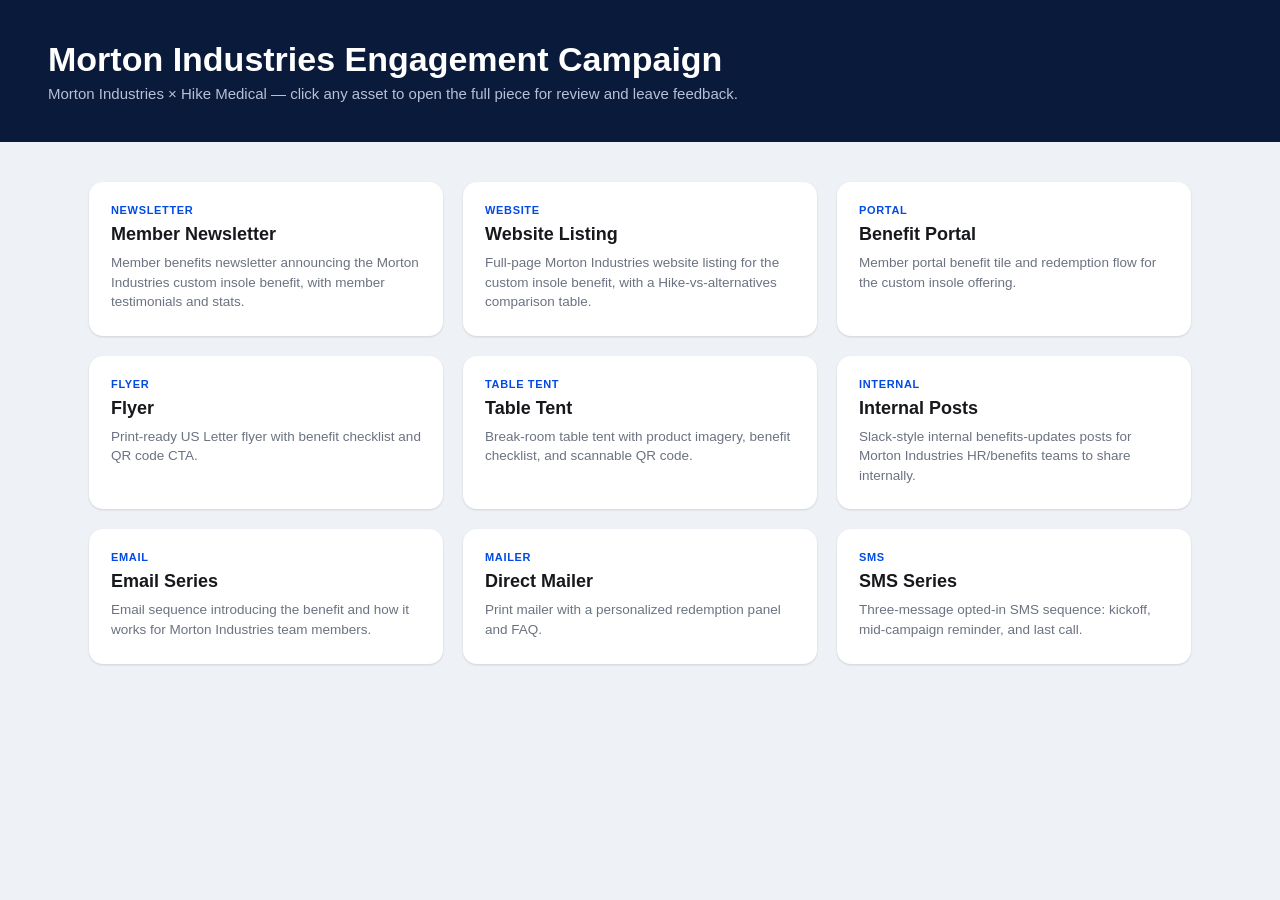
<file: index.html>
<!DOCTYPE html>
<html lang="en">
<head>
<meta charset="UTF-8">
<meta name="viewport" content="width=device-width,initial-scale=1">
<title>Morton Industries Lookbook — Hike Medical</title>
<link rel="stylesheet" href="css/style.css">
</head>
<body>

<div class="hub-header">
  <h1>Morton Industries Engagement Campaign</h1>
  <p>Morton Industries × Hike Medical — click any asset to open the full piece for review and leave feedback.</p>
</div>

<div class="grid">
  <a class="card" href="newsletter.html">
    <span class="label">Newsletter</span>
    <h3>Member Newsletter</h3>
    <p>Member benefits newsletter announcing the Morton Industries custom insole benefit, with member testimonials and stats.</p>
  </a>
  <a class="card" href="website-listing.html">
    <span class="label">Website</span>
    <h3>Website Listing</h3>
    <p>Full-page Morton Industries website listing for the custom insole benefit, with a Hike-vs-alternatives comparison table.</p>
  </a>
  <a class="card" href="benefit-portal.html">
    <span class="label">Portal</span>
    <h3>Benefit Portal</h3>
    <p>Member portal benefit tile and redemption flow for the custom insole offering.</p>
  </a>
  <a class="card" href="flyer.html">
    <span class="label">Flyer</span>
    <h3>Flyer</h3>
    <p>Print-ready US Letter flyer with benefit checklist and QR code CTA.</p>
  </a>
  <a class="card" href="table-tent.html">
    <span class="label">Table Tent</span>
    <h3>Table Tent</h3>
    <p>Break-room table tent with product imagery, benefit checklist, and scannable QR code.</p>
  </a>
  <a class="card" href="internal-posts.html">
    <span class="label">Internal</span>
    <h3>Internal Posts</h3>
    <p>Slack-style internal benefits-updates posts for Morton Industries HR/benefits teams to share internally.</p>
  </a>
  <a class="card" href="emails.html">
    <span class="label">Email</span>
    <h3>Email Series</h3>
    <p>Email sequence introducing the benefit and how it works for Morton Industries team members.</p>
  </a>
  <a class="card" href="mailer.html">
    <span class="label">Mailer</span>
    <h3>Direct Mailer</h3>
    <p>Print mailer with a personalized redemption panel and FAQ.</p>
  </a>
  <a class="card" href="sms.html">
    <span class="label">SMS</span>
    <h3>SMS Series</h3>
    <p>Three-message opted-in SMS sequence: kickoff, mid-campaign reminder, and last call.</p>
  </a>
</div>

</body>
</html>
</file>
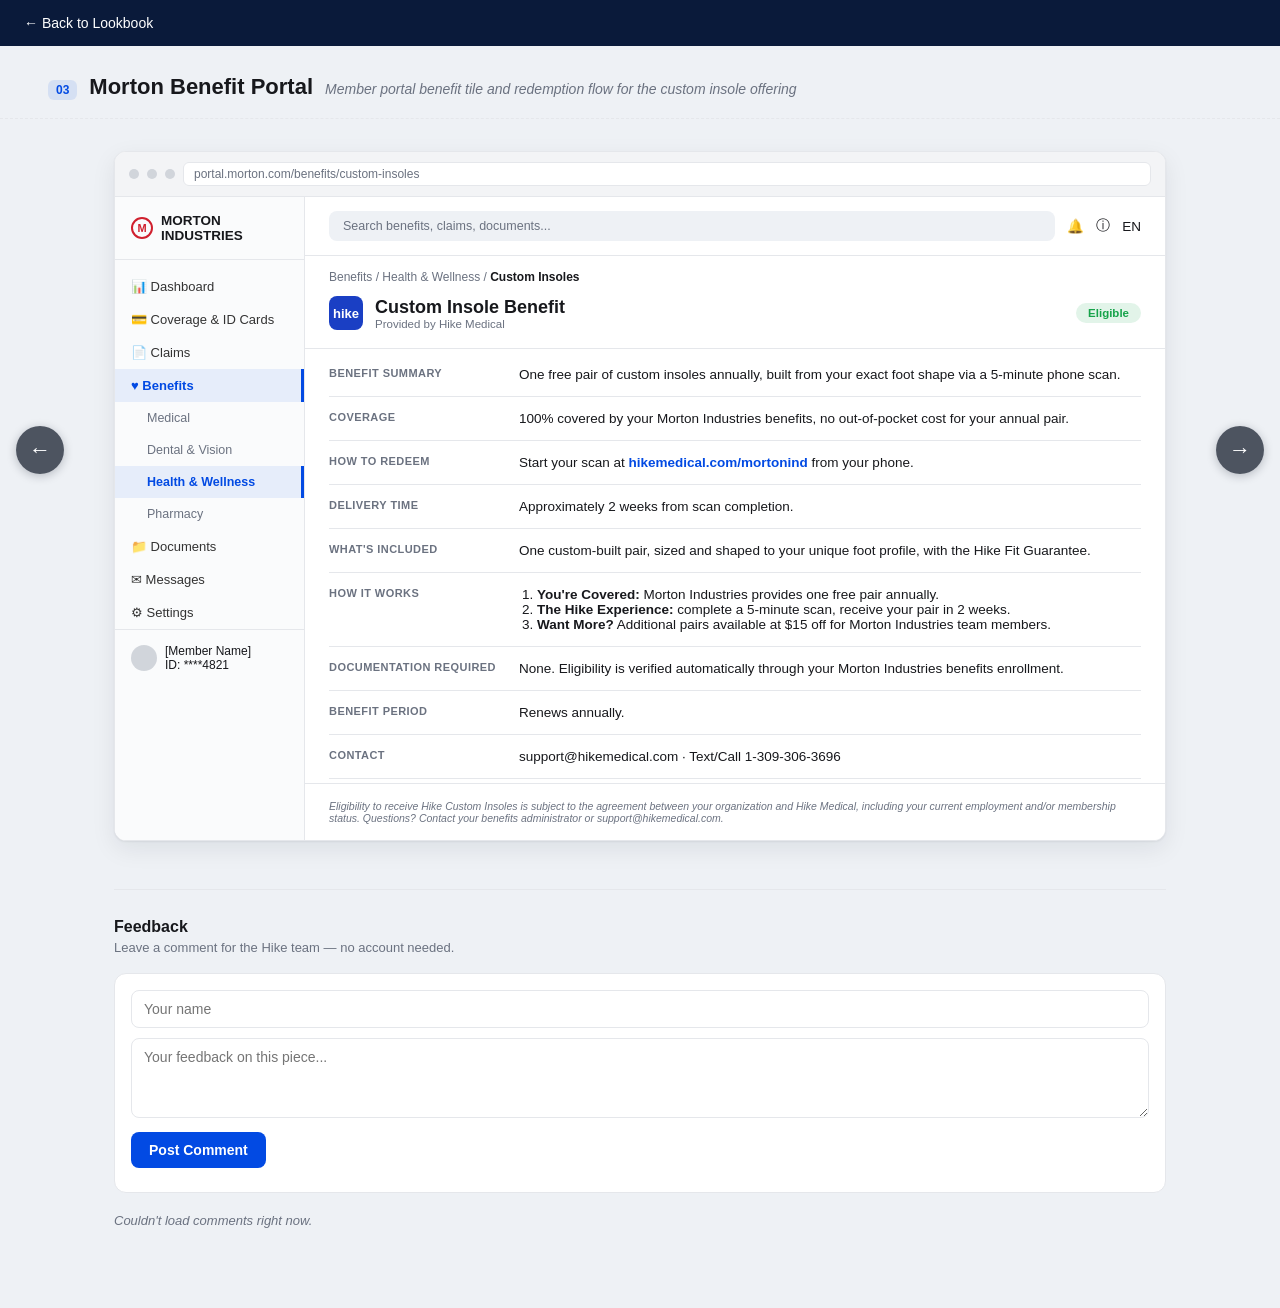
<file: benefit-portal.html>
<!DOCTYPE html>
<html lang="en">
<head>
<meta charset="UTF-8">
<meta name="viewport" content="width=device-width,initial-scale=1">
<title>Morton Industries × Hike Medical — Benefit Portal Review</title>
<link rel="stylesheet" href="css/style.css">
<style>
  .bp-page { display:flex; background:#fff; font-size:13.5px; min-height:520px; }
  .bp-side { width:190px; flex-shrink:0; background:#fafbfc; border-right:1px solid var(--border); padding:16px 0; }
  .bp-side .brand { display:flex; align-items:center; gap:8px; font-weight:800; padding: 0 16px 16px; border-bottom:1px solid var(--border); margin-bottom:10px; }
  .bp-side .brand .m-logo { display:inline-flex; align-items:center; justify-content:center; width:22px; height:22px; border-radius:50%; border:2px solid #d0202e; color:#d0202e; font-size:11px; font-weight:800; flex-shrink:0; }
  .bp-side ul { list-style:none; margin:0; padding:0; }
  .bp-side li { padding:9px 16px; font-size:13px; color:#333; display:flex; align-items:center; gap:8px; }
  .bp-side li.active { color: var(--morton-blue); font-weight:700; background:rgba(2,74,227,.08); border-right:3px solid var(--morton-blue); }
  .bp-side li.sub { padding-left:32px; font-size:12.5px; color: var(--text-gray); }
  .bp-side li.sub.active { color: var(--morton-blue); font-weight:700; }
  .bp-main { flex:1; }
  .bp-topbar { display:flex; align-items:center; gap:12px; padding:14px 24px; border-bottom:1px solid var(--border); }
  .bp-search { flex:1; background: var(--bg); border-radius:8px; padding:8px 14px; font-size:12.5px; color: var(--text-gray); }
  .bp-crumb { padding: 14px 24px 0; font-size:12px; color: var(--text-gray); }
  .bp-crumb b { color: var(--text-dark); }
  .bp-header { display:flex; align-items:center; justify-content:space-between; padding: 12px 24px 18px; border-bottom:1px solid var(--border); }
  .bp-header .left { display:flex; align-items:center; gap:12px; }
  .bp-icon { width:34px; height:34px; border-radius:8px; background:#1a3fc4; color:#fff; display:flex; align-items:center; justify-content:center; font-size:13px; font-weight:800; }
  .bp-header h2 { margin:0; font-size:18px; }
  .bp-header .by { font-size:11.5px; color: var(--text-gray); }
  .bp-tag { background:rgba(22,163,74,.12); color: #16a34a; font-weight:700; font-size:11.5px; padding:4px 12px; border-radius:20px; }
  .bp-rows { padding: 4px 24px; }
  .bp-row { display:flex; gap:20px; padding:14px 0; border-bottom:1px solid var(--border); }
  .bp-row .k { width:170px; flex-shrink:0; font-size:11px; font-weight:800; letter-spacing:.04em; color: var(--text-gray); }
  .bp-row .v { font-size:13.5px; }
  .bp-row .v ol { margin:0; padding-left:18px; }
  .bp-row .v a { color: var(--morton-blue); font-weight:700; }
  .bp-footer-user { margin-top:auto; padding:14px 16px; border-top:1px solid var(--border); display:flex; align-items:center; gap:8px; font-size:12px; }
  .bp-footer-user .av { width:26px; height:26px; border-radius:50%; background:#d1d5db; }
  .bp-disclaimer { padding: 16px 24px; font-size:10.5px; color: var(--text-gray); font-style:italic; border-top:1px solid var(--border); }
</style>
</head>
<body>

<div class="subpage-bar"><a href="index.html">← Back to Lookbook</a></div>
<div class="subpage-title">
  <span class="num">03</span>
  <h2>Morton Benefit Portal</h2>
  <span class="desc">Member portal benefit tile and redemption flow for the custom insole offering</span>
</div>

<div class="subpage-content">
  <div class="frame">
    <div class="frame-chrome"><span class="dot"></span><span class="dot"></span><span class="dot"></span><span class="url-bar">portal.morton.com/benefits/custom-insoles</span></div>
    <div class="bp-page">
      <div class="bp-side">
        <div class="brand"><span class="m-logo">M</span>MORTON<br>INDUSTRIES</div>
        <ul>
          <li>📊 Dashboard</li>
          <li>💳 Coverage & ID Cards</li>
          <li>📄 Claims</li>
          <li class="active">♥ Benefits</li>
          <li class="sub">Medical</li>
          <li class="sub">Dental & Vision</li>
          <li class="sub active">Health & Wellness</li>
          <li class="sub">Pharmacy</li>
          <li>📁 Documents</li>
          <li>✉ Messages</li>
          <li>⚙ Settings</li>
        </ul>
        <div class="bp-footer-user"><span class="av"></span> [Member Name]<br>ID: ****4821</div>
      </div>
      <div class="bp-main">
        <div class="bp-topbar"><div class="bp-search">Search benefits, claims, documents...</div><span>🔔</span><span>ⓘ</span><span>EN</span></div>
        <div class="bp-crumb">Benefits / Health & Wellness / <b>Custom Insoles</b></div>
        <div class="bp-header">
          <div class="left">
            <div class="bp-icon">hike</div>
            <div><h2>Custom Insole Benefit</h2><div class="by">Provided by Hike Medical</div></div>
          </div>
          <div class="bp-tag">Eligible</div>
        </div>
        <div class="bp-rows">
          <div class="bp-row">
            <div class="k">BENEFIT SUMMARY</div>
            <div class="v">One free pair of custom insoles annually, built from your exact foot shape via a 5-minute phone scan.</div>
          </div>
          <div class="bp-row">
            <div class="k">COVERAGE</div>
            <div class="v">100% covered by your Morton Industries benefits, no out-of-pocket cost for your annual pair.</div>
          </div>
          <div class="bp-row"><div class="k">HOW TO REDEEM</div><div class="v">Start your scan at <a>hikemedical.com/mortonind</a> from your phone.</div></div>
          <div class="bp-row"><div class="k">DELIVERY TIME</div><div class="v">Approximately 2 weeks from scan completion.</div></div>
          <div class="bp-row"><div class="k">WHAT'S INCLUDED</div><div class="v">One custom-built pair, sized and shaped to your unique foot profile, with the Hike Fit Guarantee.</div></div>
          <div class="bp-row">
            <div class="k">HOW IT WORKS</div>
            <div class="v"><ol>
              <li><b>You're Covered:</b> Morton Industries provides one free pair annually.</li>
              <li><b>The Hike Experience:</b> complete a 5-minute scan, receive your pair in 2 weeks.</li>
              <li><b>Want More?</b> Additional pairs available at $15 off for Morton Industries team members.</li>
            </ol></div>
          </div>
          <div class="bp-row"><div class="k">DOCUMENTATION REQUIRED</div><div class="v">None. Eligibility is verified automatically through your Morton Industries benefits enrollment.</div></div>
          <div class="bp-row"><div class="k">BENEFIT PERIOD</div><div class="v">Renews annually.</div></div>
          <div class="bp-row"><div class="k">CONTACT</div><div class="v">support@hikemedical.com · Text/Call 1-309-306-3696</div></div>
        </div>
        <div class="bp-disclaimer">Eligibility to receive Hike Custom Insoles is subject to the agreement between your organization and Hike Medical, including your current employment and/or membership status. Questions? Contact your benefits administrator or support@hikemedical.com.</div>
      </div>
    </div>
  </div>

  <div id="comments-root" data-page="benefit-portal"></div>
</div>

<script src="js/comments-config.js"></script>
<script src="js/comments.js"></script>
<script src="js/nav.js"></script>
</body>
</html>
</file>
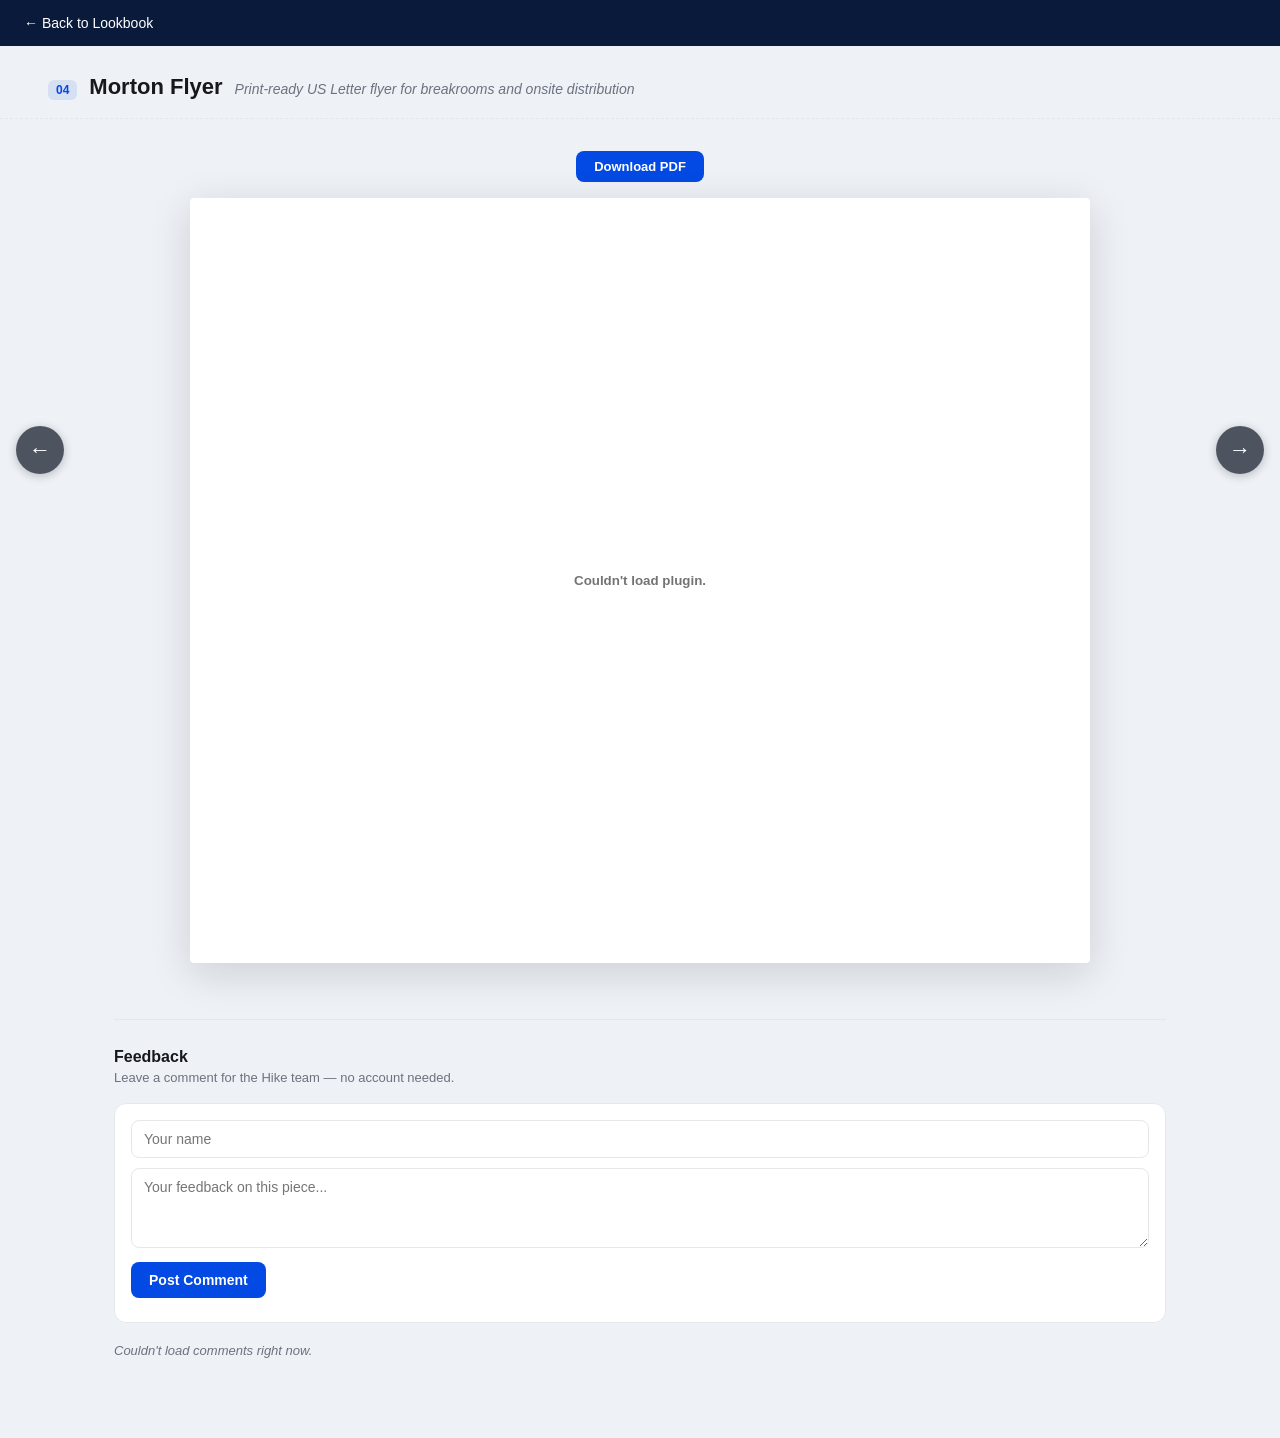
<file: flyer.html>
<!DOCTYPE html>
<html lang="en">
<head>
<meta charset="UTF-8">
<meta name="viewport" content="width=device-width,initial-scale=1">
<title>Morton Industries × Hike Medical — Flyer Review</title>
<link rel="stylesheet" href="css/style.css">
<style>
  .doc-download { text-align:center; margin-bottom: 16px; }
  .doc-download a { display:inline-block; font-size:13px; font-weight:700; color:#fff; background:var(--morton-blue); padding:8px 18px; border-radius:8px; text-decoration:none; }
  .doc-viewer-wrap { display:flex; justify-content:center; padding: 0 0 8px; }
  .doc-viewer-wrap embed { width:100%; max-width:900px; height:85vh; border:none; box-shadow:0 10px 40px rgba(16,24,40,0.15); background:#fff; border-radius:4px; }
</style>
</head>
<body>

<div class="subpage-bar"><a href="index.html">← Back to Lookbook</a></div>
<div class="subpage-title">
  <span class="num">04</span>
  <h2>Morton Flyer</h2>
  <span class="desc">Print-ready US Letter flyer for breakrooms and onsite distribution</span>
</div>

<div class="subpage-content">
  <div class="doc-download"><a href="MORTON%20FLYER.pdf" download>Download PDF</a></div>
  <div class="doc-viewer-wrap">
    <embed src="MORTON%20FLYER.pdf" type="application/pdf">
  </div>

  <div id="comments-root" data-page="flyer"></div>
</div>

<script src="js/comments-config.js"></script>
<script src="js/comments.js"></script>
<script src="js/nav.js"></script>
</body>
</html>
</file>
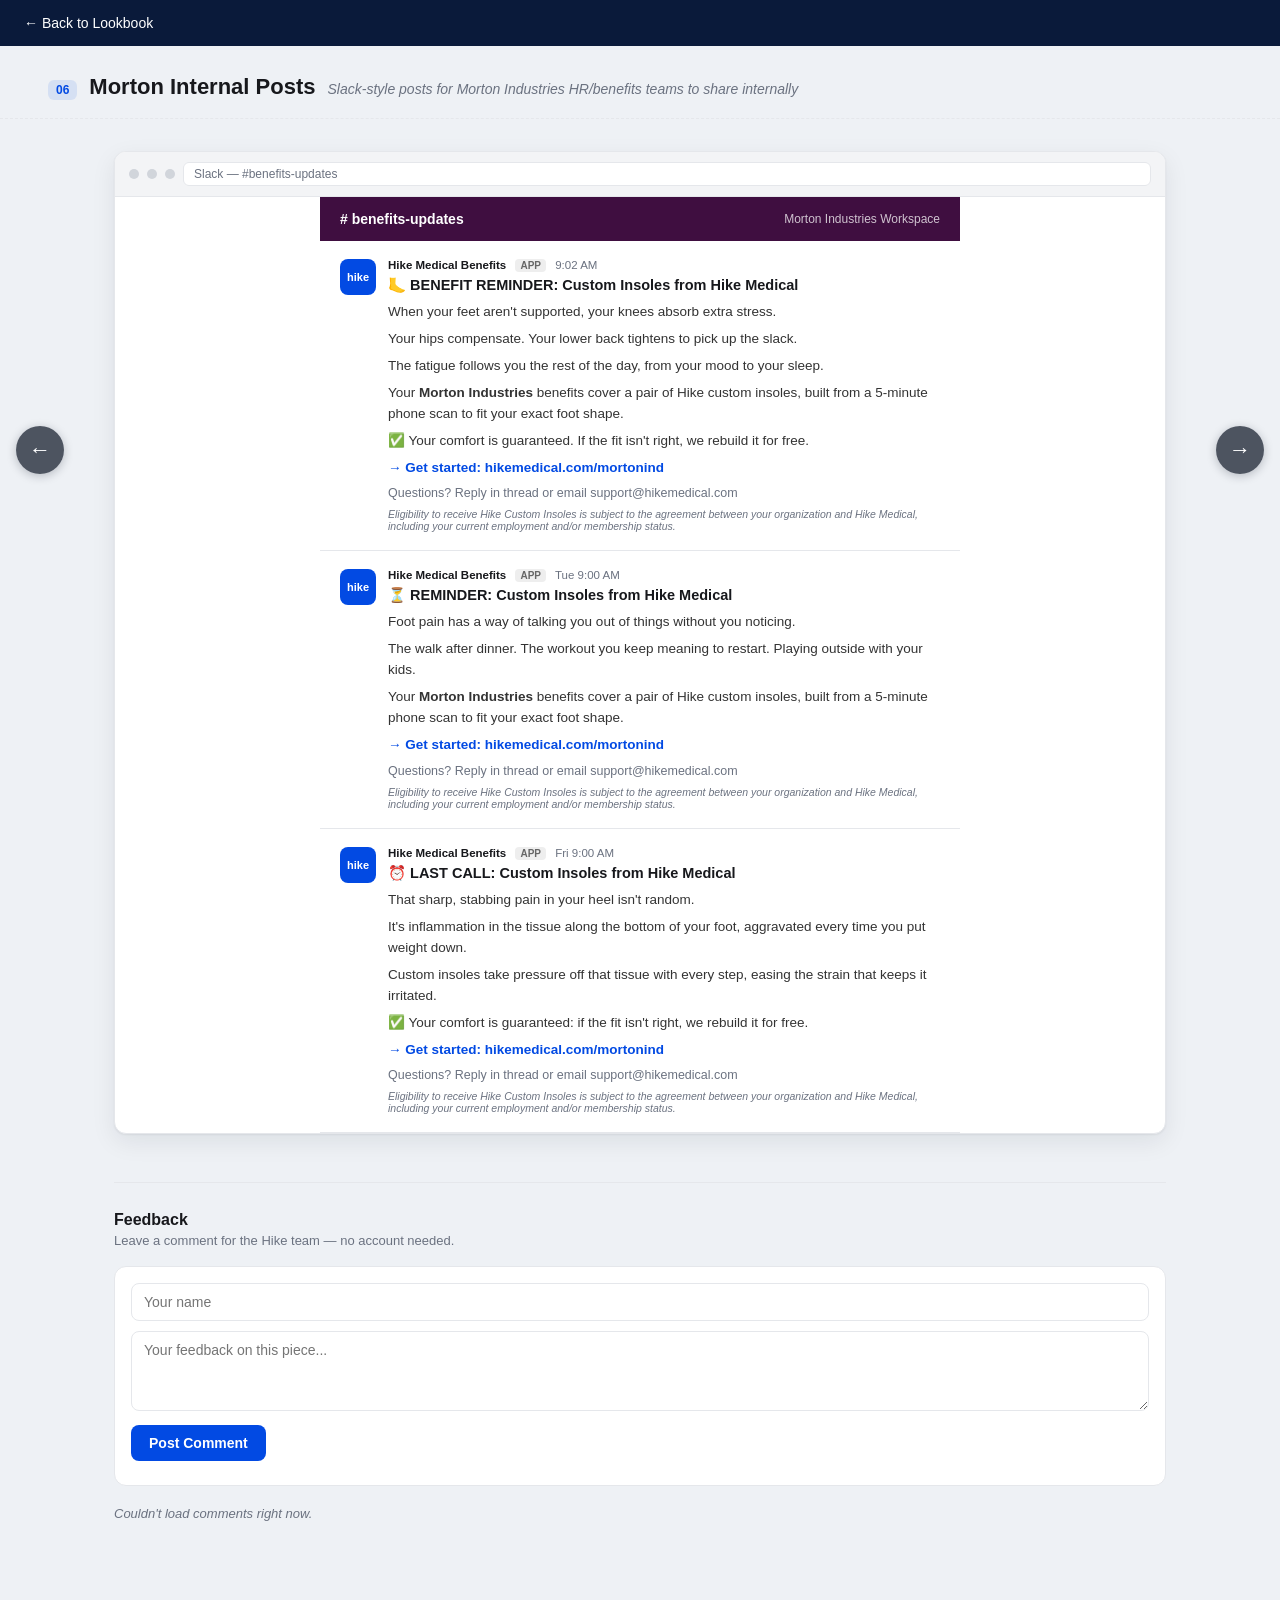
<file: internal-posts.html>
<!DOCTYPE html>
<html lang="en">
<head>
<meta charset="UTF-8">
<meta name="viewport" content="width=device-width,initial-scale=1">
<title>Morton Industries × Hike Medical — Internal Posts Review</title>
<link rel="stylesheet" href="css/style.css">
<style>
  .ip-page { max-width: 640px; margin: 0 auto; background:#fff; }
  .ip-channel { background:#3f0e40; color:#fff; padding:14px 20px; display:flex; justify-content:space-between; align-items:center; font-size:14px; font-weight:700; }
  .ip-channel span { font-weight:400; font-size:12px; opacity:.75; }
  .ip-post { padding: 18px 20px; border-bottom: 1px solid var(--border); display:flex; gap:12px; }
  .ip-avatar { width:36px; height:36px; border-radius:8px; background:var(--morton-blue); color:#fff; flex-shrink:0; display:flex; align-items:center; justify-content:center; font-size:11px; font-weight:800; }
  .ip-body { flex:1; min-width:0; }
  .ip-time { font-size: 11.5px; color: var(--text-gray); margin-bottom: 6px; }
  .ip-time b { color: var(--text-dark); font-weight:700; }
  .ip-time .tag { background:#eee; color:#666; font-size:10px; font-weight:700; padding:1px 5px; border-radius:4px; margin: 0 6px; }
  .ip-title { font-weight: 800; font-size: 14.5px; margin-bottom: 8px; }
  .ip-post p { font-size: 13.5px; line-height: 1.55; color:#333; margin: 6px 0; }
  .ip-check { color: #16a34a; font-weight: 700; }
  .ip-link { color: var(--morton-blue); font-weight: 700; font-size: 13.5px; }
  .ip-q { font-size: 12.5px; color: var(--text-gray); margin-top: 8px; }
  .ip-disclaimer { font-size: 10.5px; color: var(--text-gray); font-style: italic; margin-top: 8px; }
</style>
</head>
<body>

<div class="subpage-bar"><a href="index.html">← Back to Lookbook</a></div>
<div class="subpage-title">
  <span class="num">06</span>
  <h2>Morton Internal Posts</h2>
  <span class="desc">Slack-style posts for Morton Industries HR/benefits teams to share internally</span>
</div>

<div class="subpage-content">
  <div class="frame">
    <div class="frame-chrome"><span class="dot"></span><span class="dot"></span><span class="dot"></span><span class="url-bar">Slack — #benefits-updates</span></div>
    <div class="ip-page">
      <div class="ip-channel"># benefits-updates <span>Morton Industries Workspace</span></div>

      <div class="ip-post">
        <div class="ip-avatar">hike</div>
        <div class="ip-body">
          <div class="ip-time"><b>Hike Medical Benefits</b> <span class="tag">APP</span> 9:02 AM</div>
          <div class="ip-title">🦶 BENEFIT REMINDER: Custom Insoles from Hike Medical</div>
          <p>When your feet aren't supported, your knees absorb extra stress.</p>
          <p>Your hips compensate. Your lower back tightens to pick up the slack.</p>
          <p>The fatigue follows you the rest of the day, from your mood to your sleep.</p>
          <p>Your <b>Morton Industries</b> benefits cover a pair of Hike custom insoles, built from a 5-minute phone scan to fit your exact foot shape.</p>
          <p><span class="ip-check">✅</span> Your comfort is guaranteed. If the fit isn't right, we rebuild it for free.</p>
          <p><a class="ip-link">→ Get started: hikemedical.com/mortonind</a></p>
          <div class="ip-q">Questions? Reply in thread or email support@hikemedical.com</div>
          <div class="ip-disclaimer">Eligibility to receive Hike Custom Insoles is subject to the agreement between your organization and Hike Medical, including your current employment and/or membership status.</div>
        </div>
      </div>

      <div class="ip-post">
        <div class="ip-avatar">hike</div>
        <div class="ip-body">
          <div class="ip-time"><b>Hike Medical Benefits</b> <span class="tag">APP</span> Tue 9:00 AM</div>
          <div class="ip-title">⏳ REMINDER: Custom Insoles from Hike Medical</div>
          <p>Foot pain has a way of talking you out of things without you noticing.</p>
          <p>The walk after dinner. The workout you keep meaning to restart. Playing outside with your kids.</p>
          <p>Your <b>Morton Industries</b> benefits cover a pair of Hike custom insoles, built from a 5-minute phone scan to fit your exact foot shape.</p>
          <p><a class="ip-link">→ Get started: hikemedical.com/mortonind</a></p>
          <div class="ip-q">Questions? Reply in thread or email support@hikemedical.com</div>
          <div class="ip-disclaimer">Eligibility to receive Hike Custom Insoles is subject to the agreement between your organization and Hike Medical, including your current employment and/or membership status.</div>
        </div>
      </div>

      <div class="ip-post">
        <div class="ip-avatar">hike</div>
        <div class="ip-body">
          <div class="ip-time"><b>Hike Medical Benefits</b> <span class="tag">APP</span> Fri 9:00 AM</div>
          <div class="ip-title">⏰ LAST CALL: Custom Insoles from Hike Medical</div>
          <p>That sharp, stabbing pain in your heel isn't random.</p>
          <p>It's inflammation in the tissue along the bottom of your foot, aggravated every time you put weight down.</p>
          <p>Custom insoles take pressure off that tissue with every step, easing the strain that keeps it irritated.</p>
          <p><span class="ip-check">✅</span> Your comfort is guaranteed: if the fit isn't right, we rebuild it for free.</p>
          <p><a class="ip-link">→ Get started: hikemedical.com/mortonind</a></p>
          <div class="ip-q">Questions? Reply in thread or email support@hikemedical.com</div>
          <div class="ip-disclaimer">Eligibility to receive Hike Custom Insoles is subject to the agreement between your organization and Hike Medical, including your current employment and/or membership status.</div>
        </div>
      </div>
    </div>
  </div>

  <div id="comments-root" data-page="internal-posts"></div>
</div>

<script src="js/comments-config.js"></script>
<script src="js/comments.js"></script>
<script src="js/nav.js"></script>
</body>
</html>
</file>
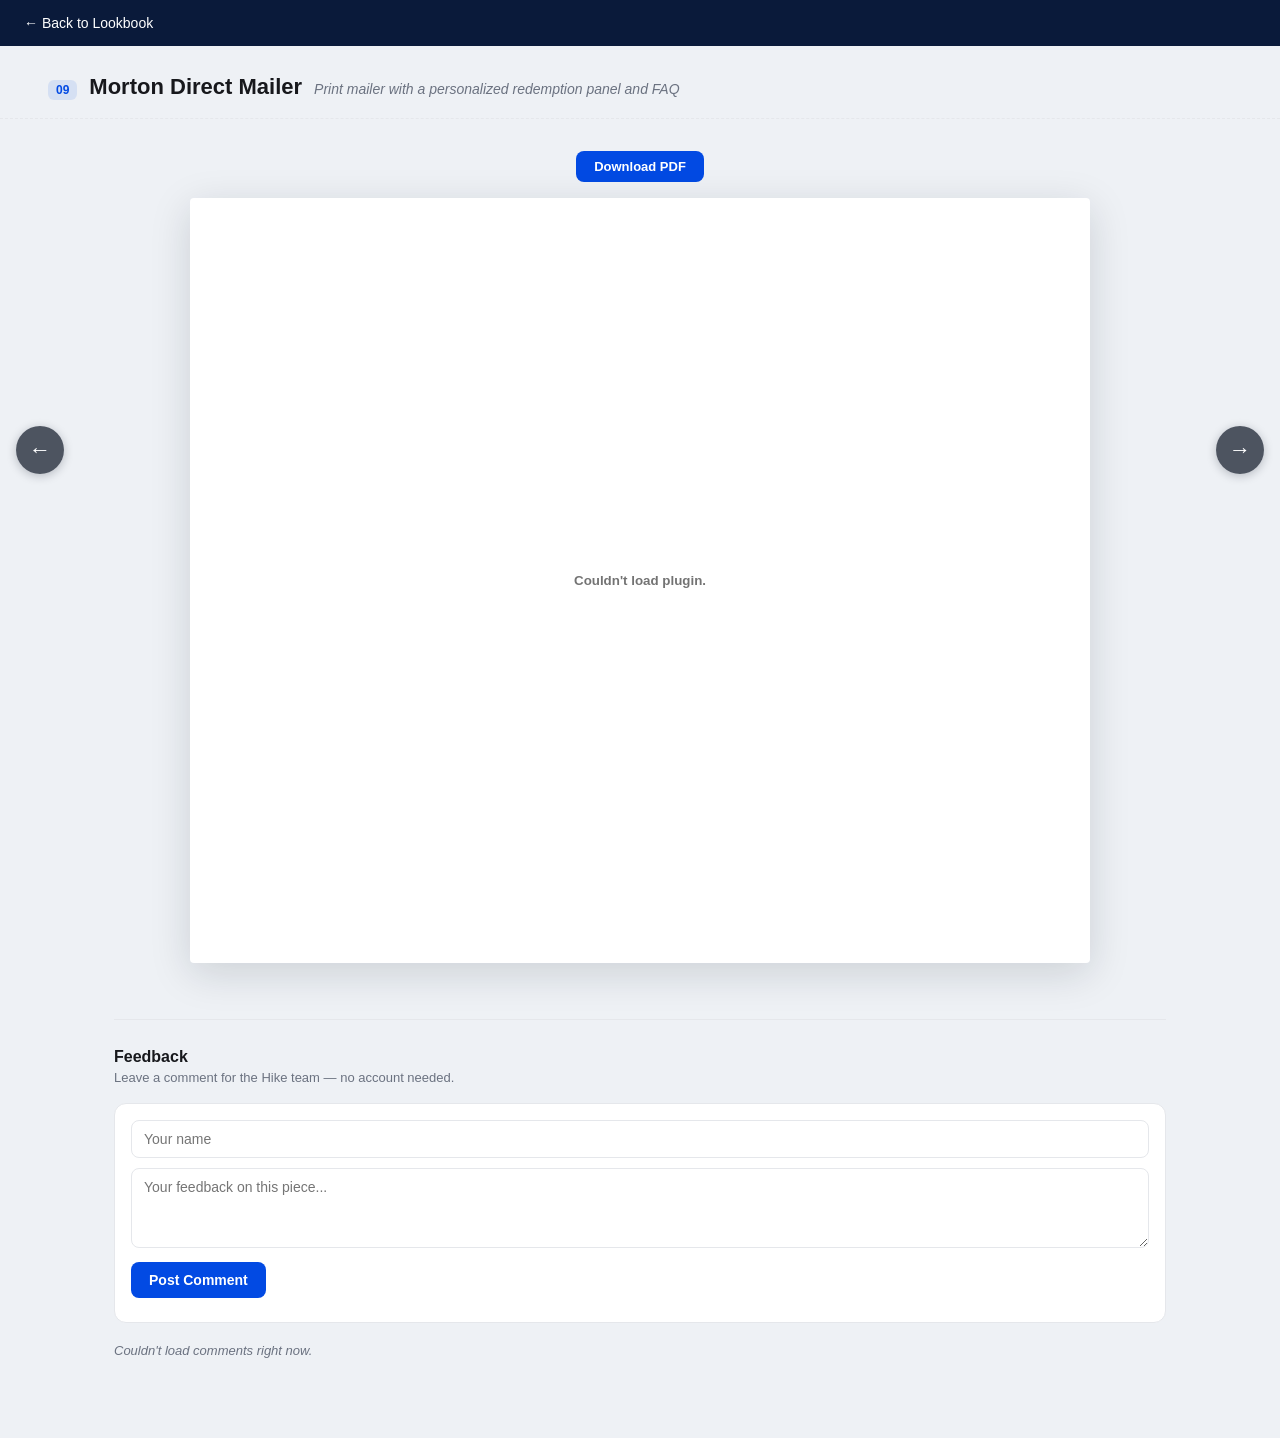
<file: mailer.html>
<!DOCTYPE html>
<html lang="en">
<head>
<meta charset="UTF-8">
<meta name="viewport" content="width=device-width,initial-scale=1">
<title>Morton Industries × Hike Medical — Direct Mailer Review</title>
<link rel="stylesheet" href="css/style.css">
<style>
  .doc-download { text-align:center; margin-bottom: 16px; }
  .doc-download a { display:inline-block; font-size:13px; font-weight:700; color:#fff; background:var(--morton-blue); padding:8px 18px; border-radius:8px; text-decoration:none; }
  .doc-viewer-wrap { display:flex; justify-content:center; padding: 0 0 8px; }
  .doc-viewer-wrap embed { width:100%; max-width:900px; height:85vh; border:none; box-shadow:0 10px 40px rgba(16,24,40,0.15); background:#fff; border-radius:4px; }
</style>
</head>
<body>

<div class="subpage-bar"><a href="index.html">← Back to Lookbook</a></div>
<div class="subpage-title">
  <span class="num">09</span>
  <h2>Morton Direct Mailer</h2>
  <span class="desc">Print mailer with a personalized redemption panel and FAQ</span>
</div>

<div class="subpage-content">
  <div class="doc-download"><a href="MORTON%20MAILER.pdf" download>Download PDF</a></div>
  <div class="doc-viewer-wrap">
    <embed src="MORTON%20MAILER.pdf" type="application/pdf">
  </div>

  <div id="comments-root" data-page="mailer"></div>
</div>

<script src="js/comments-config.js"></script>
<script src="js/comments.js"></script>
<script src="js/nav.js"></script>
</body>
</html>
</file>
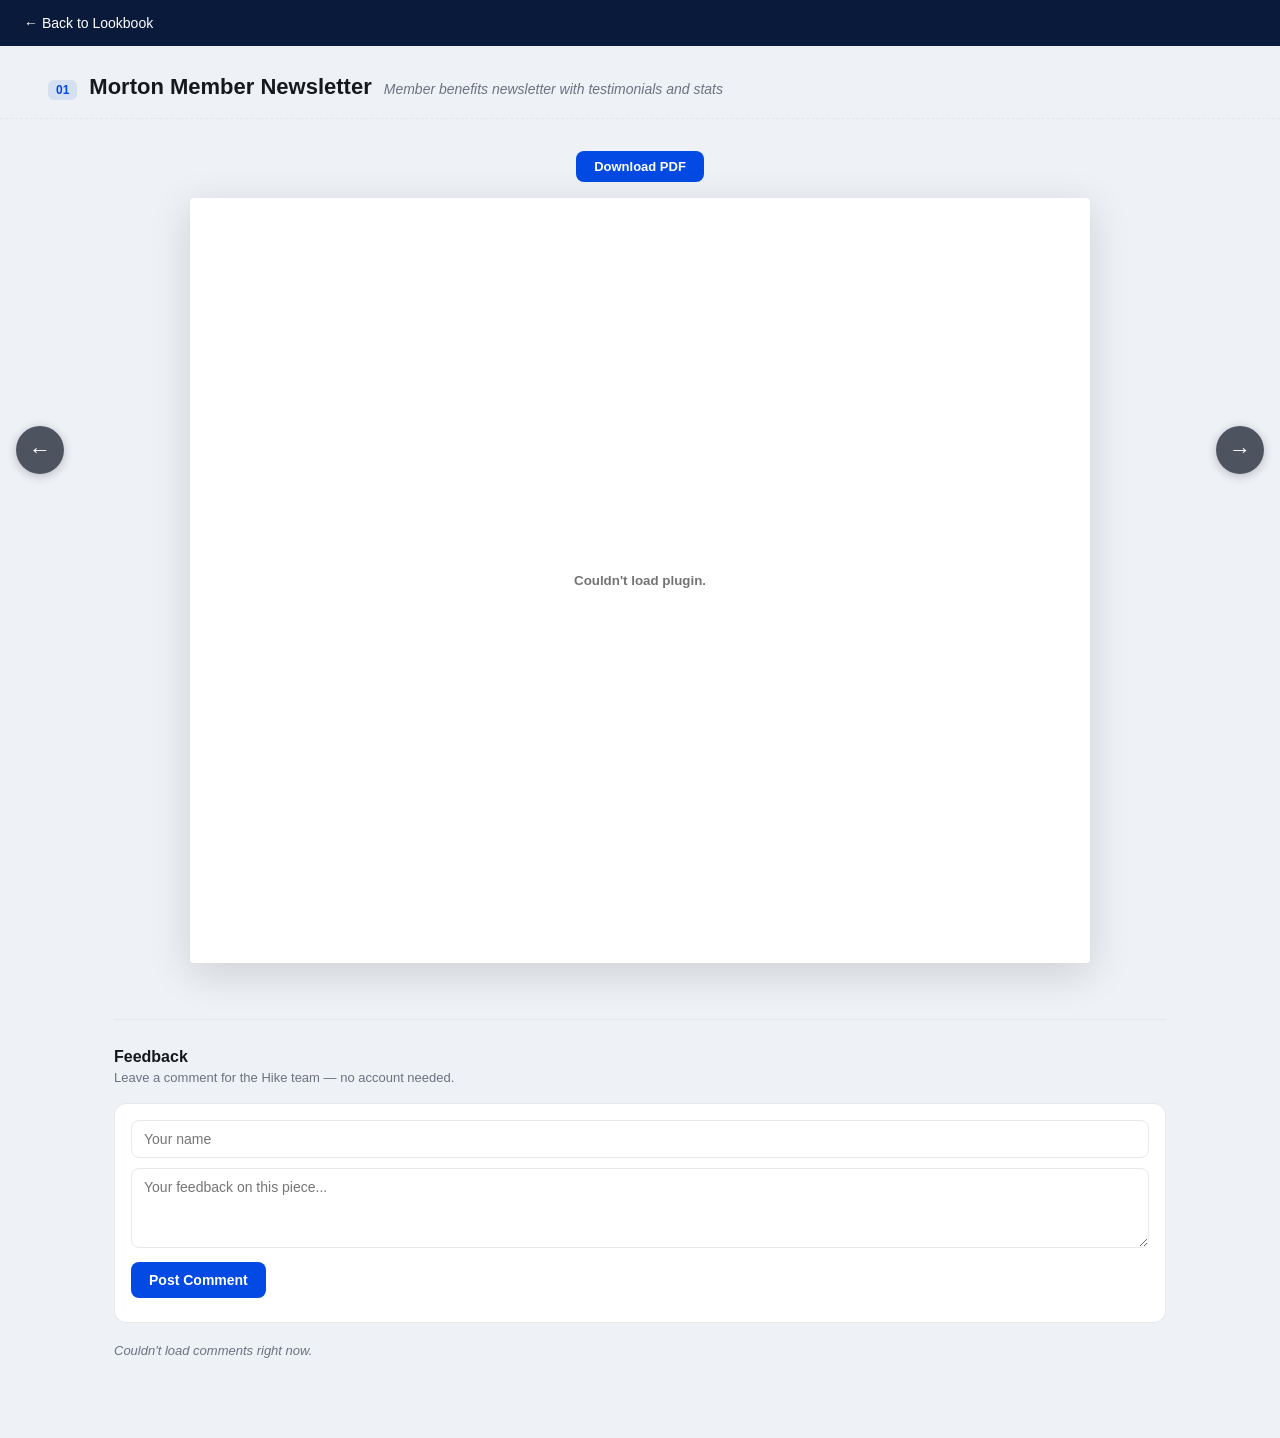
<file: newsletter.html>
<!DOCTYPE html>
<html lang="en">
<head>
<meta charset="UTF-8">
<meta name="viewport" content="width=device-width,initial-scale=1">
<title>Morton Industries × Hike Medical — Newsletter Review</title>
<link rel="stylesheet" href="css/style.css">
<style>
  .doc-download { text-align:center; margin-bottom: 16px; }
  .doc-download a { display:inline-block; font-size:13px; font-weight:700; color:#fff; background:var(--morton-blue); padding:8px 18px; border-radius:8px; text-decoration:none; }
  .doc-viewer-wrap { display:flex; justify-content:center; padding: 0 0 8px; }
  .doc-viewer-wrap embed { width:100%; max-width:900px; height:85vh; border:none; box-shadow:0 10px 40px rgba(16,24,40,0.15); background:#fff; border-radius:4px; }
</style>
</head>
<body>

<div class="subpage-bar"><a href="index.html">← Back to Lookbook</a></div>
<div class="subpage-title">
  <span class="num">01</span>
  <h2>Morton Member Newsletter</h2>
  <span class="desc">Member benefits newsletter with testimonials and stats</span>
</div>

<div class="subpage-content">
  <div class="doc-download"><a href="MORTON%20NEWSLETTER.pdf" download>Download PDF</a></div>
  <div class="doc-viewer-wrap">
    <embed src="MORTON%20NEWSLETTER.pdf" type="application/pdf">
  </div>

  <div id="comments-root" data-page="newsletter"></div>
</div>

<script src="js/comments-config.js"></script>
<script src="js/comments.js"></script>
<script src="js/nav.js"></script>
</body>
</html>
</file>
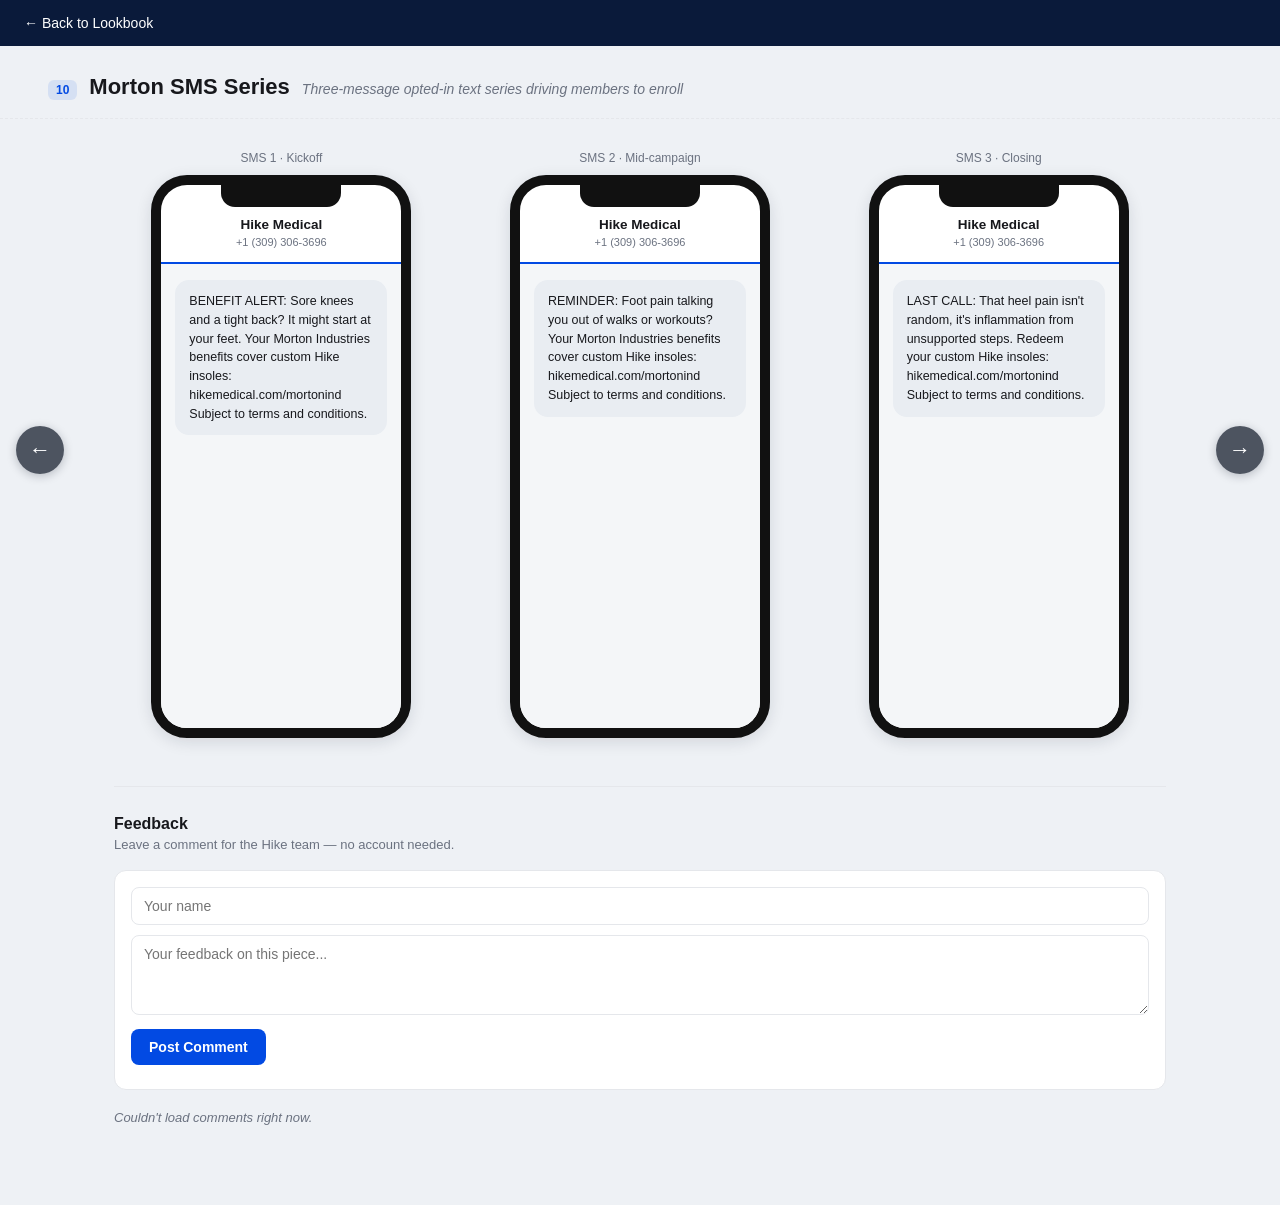
<file: sms.html>
<!DOCTYPE html>
<html lang="en">
<head>
<meta charset="UTF-8">
<meta name="viewport" content="width=device-width,initial-scale=1">
<title>Morton Industries × Hike Medical — SMS Series Review</title>
<link rel="stylesheet" href="css/style.css">
<style>
  .sms-grid { display:grid; grid-template-columns: repeat(3,1fr); gap: 24px; align-items:start; }
  .sms-label { text-align:center; font-size:12px; color:var(--text-gray); margin-bottom:10px; }
  .phone { width: 260px; aspect-ratio: 9 / 19.5; margin: 0 auto; border: 10px solid #111; border-radius: 36px; background:#fff; overflow:hidden; display:flex; flex-direction:column; box-shadow: 0 4px 16px rgba(16,24,40,0.12); }
  .phone .notch { flex-shrink:0; height:22px; background:#111; border-radius: 0 0 14px 14px; width:120px; margin:0 auto; }
  .phone .head { flex-shrink:0; text-align:center; padding: 10px 0 12px; border-bottom: 2px solid var(--morton-blue); }
  .phone .head b { font-size:13.5px; display:block; }
  .phone .head span { font-size:11px; color:var(--text-gray); }
  .phone .screen { flex:1; background:#f4f6f8; padding-top: 4px; }
  .phone .bubble { background:#e9edf2; border-radius: 14px; margin: 12px 14px; padding: 12px 14px; font-size: 12.5px; line-height: 1.5; }
  @media (max-width:800px){ .sms-grid{grid-template-columns:1fr; max-width:280px; margin:0 auto;} }
</style>
</head>
<body>

<div class="subpage-bar"><a href="index.html">← Back to Lookbook</a></div>
<div class="subpage-title">
  <span class="num">10</span>
  <h2>Morton SMS Series</h2>
  <span class="desc">Three-message opted-in text series driving members to enroll</span>
</div>

<div class="subpage-content">
  <div class="sms-grid">

    <div>
      <div class="sms-label">SMS 1 &middot; Kickoff</div>
      <div class="phone">
        <div class="notch"></div>
        <div class="head"><b>Hike Medical</b><span>+1 (309) 306-3696</span></div>
        <div class="screen"><div class="bubble">BENEFIT ALERT: Sore knees and a tight back? It might start at your feet. Your Morton Industries benefits cover custom Hike insoles: hikemedical.com/mortonind Subject to terms and conditions.</div></div>
      </div>
    </div>

    <div>
      <div class="sms-label">SMS 2 &middot; Mid-campaign</div>
      <div class="phone">
        <div class="notch"></div>
        <div class="head"><b>Hike Medical</b><span>+1 (309) 306-3696</span></div>
        <div class="screen"><div class="bubble">REMINDER: Foot pain talking you out of walks or workouts? Your Morton Industries benefits cover custom Hike insoles: hikemedical.com/mortonind Subject to terms and conditions.</div></div>
      </div>
    </div>

    <div>
      <div class="sms-label">SMS 3 &middot; Closing</div>
      <div class="phone">
        <div class="notch"></div>
        <div class="head"><b>Hike Medical</b><span>+1 (309) 306-3696</span></div>
        <div class="screen"><div class="bubble">LAST CALL: That heel pain isn't random, it's inflammation from unsupported steps. Redeem your custom Hike insoles: hikemedical.com/mortonind Subject to terms and conditions.</div></div>
      </div>
    </div>

  </div>

  <div id="comments-root" data-page="sms"></div>
</div>

<script src="js/comments-config.js"></script>
<script src="js/comments.js"></script>
<script src="js/nav.js"></script>
</body>
</html>
</file>
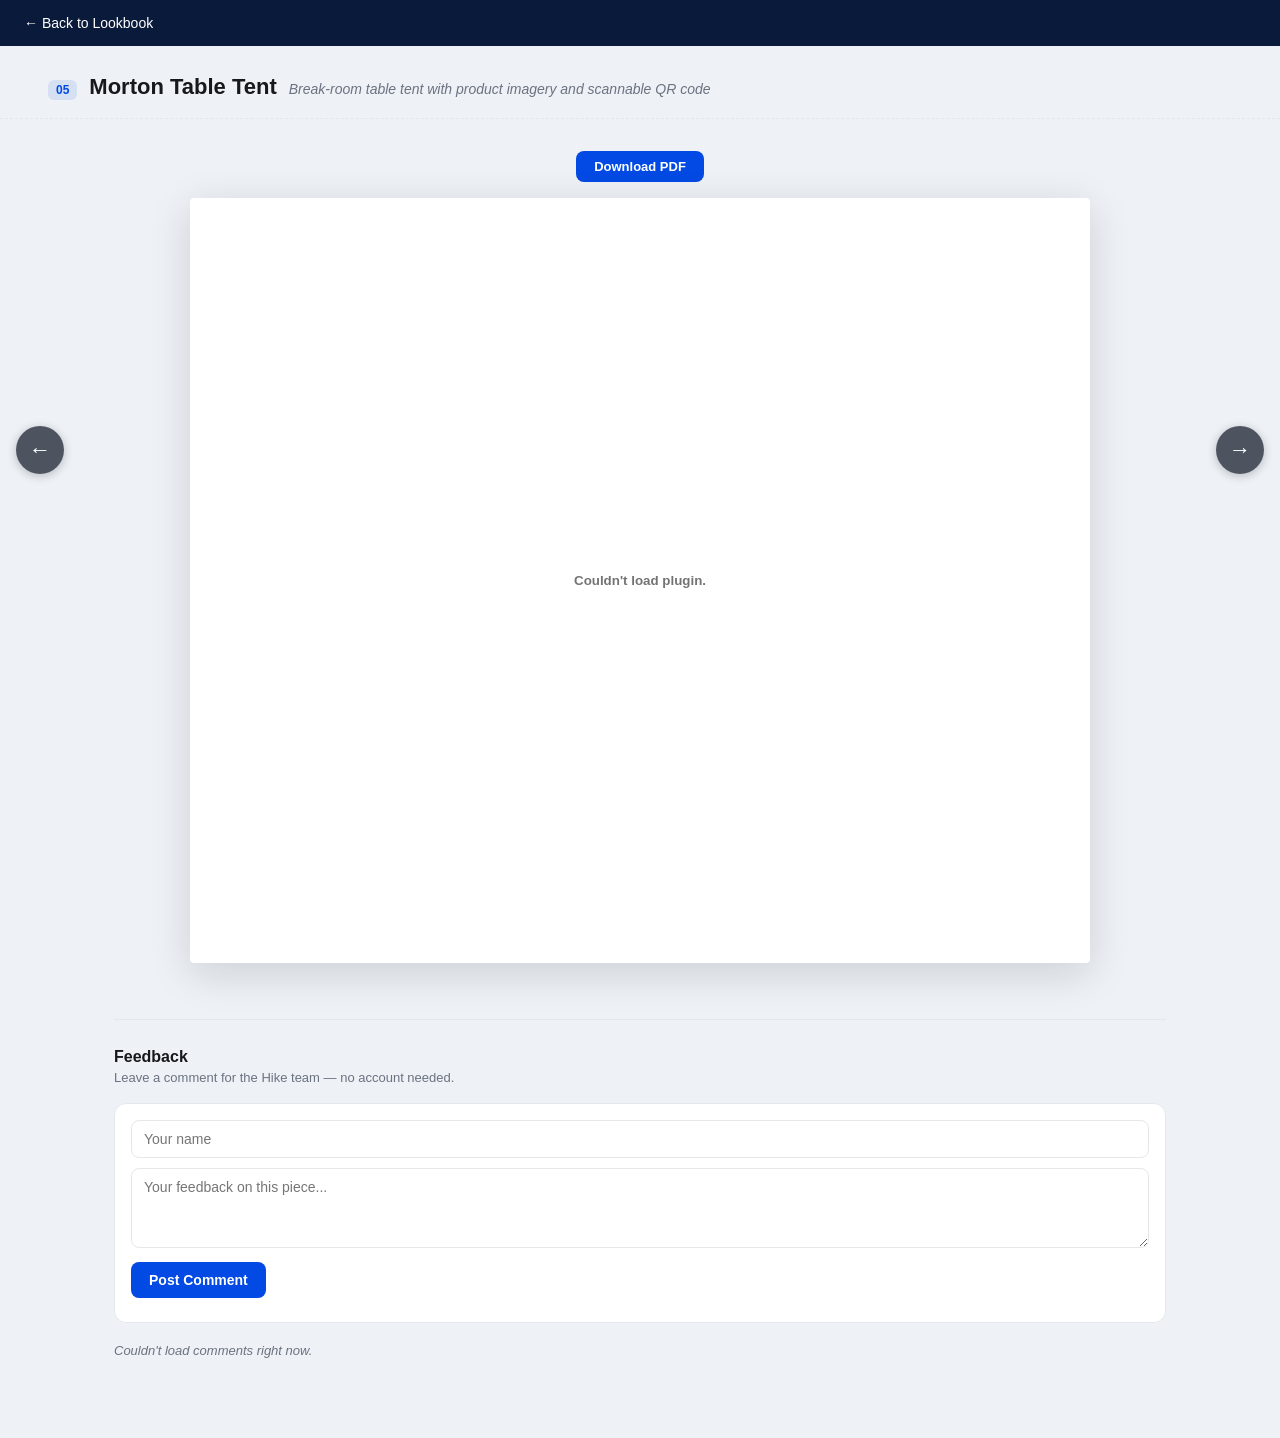
<file: table-tent.html>
<!DOCTYPE html>
<html lang="en">
<head>
<meta charset="UTF-8">
<meta name="viewport" content="width=device-width,initial-scale=1">
<title>Morton Industries × Hike Medical — Table Tent Review</title>
<link rel="stylesheet" href="css/style.css">
<style>
  .doc-download { text-align:center; margin-bottom: 16px; }
  .doc-download a { display:inline-block; font-size:13px; font-weight:700; color:#fff; background:var(--morton-blue); padding:8px 18px; border-radius:8px; text-decoration:none; }
  .doc-viewer-wrap { display:flex; justify-content:center; padding: 0 0 8px; }
  .doc-viewer-wrap embed { width:100%; max-width:900px; height:85vh; border:none; box-shadow:0 10px 40px rgba(16,24,40,0.15); background:#fff; border-radius:4px; }
</style>
</head>
<body>

<div class="subpage-bar"><a href="index.html">← Back to Lookbook</a></div>
<div class="subpage-title">
  <span class="num">05</span>
  <h2>Morton Table Tent</h2>
  <span class="desc">Break-room table tent with product imagery and scannable QR code</span>
</div>

<div class="subpage-content">
  <div class="doc-download"><a href="MORTON%20TABLE%20TENT.pdf" download>Download PDF</a></div>
  <div class="doc-viewer-wrap">
    <embed src="MORTON%20TABLE%20TENT.pdf" type="application/pdf">
  </div>

  <div id="comments-root" data-page="table-tent"></div>
</div>

<script src="js/comments-config.js"></script>
<script src="js/comments.js"></script>
<script src="js/nav.js"></script>
</body>
</html>
</file>
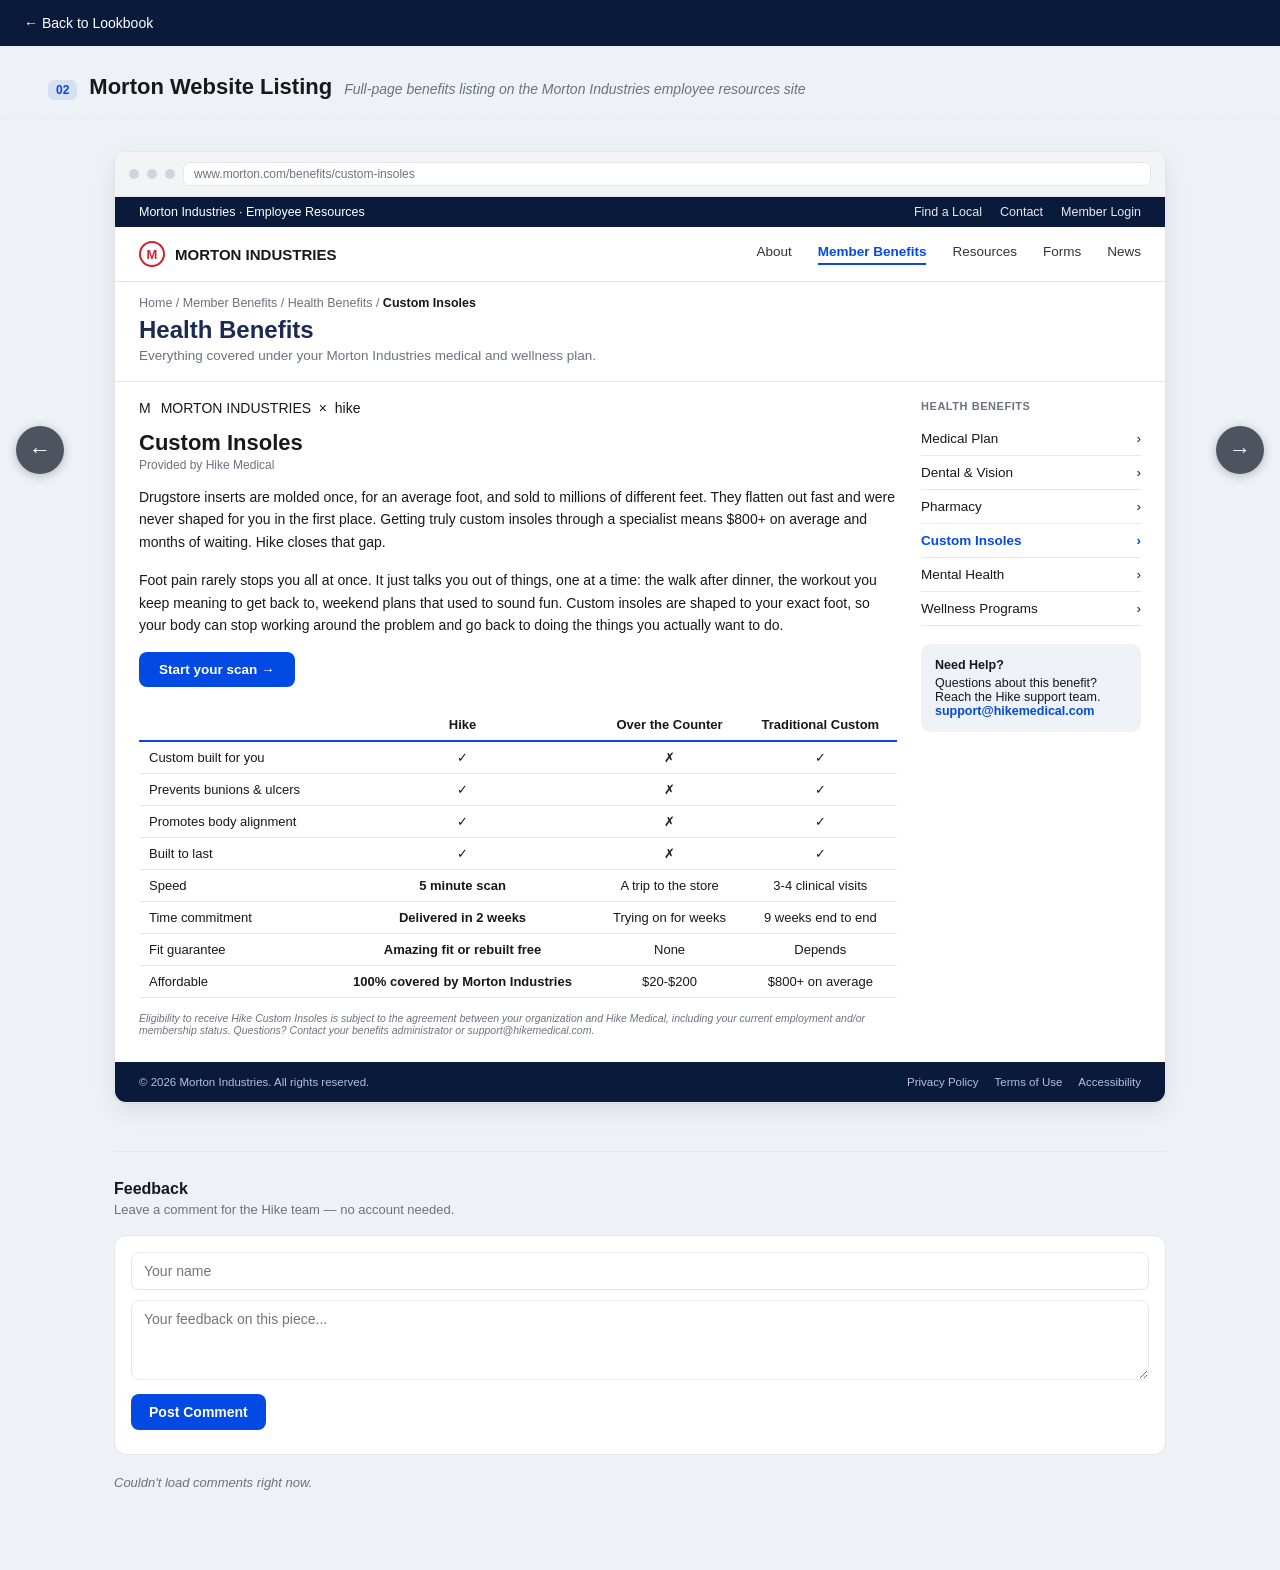
<file: website-listing.html>
<!DOCTYPE html>
<html lang="en">
<head>
<meta charset="UTF-8">
<meta name="viewport" content="width=device-width,initial-scale=1">
<title>Morton Industries × Hike Medical — Website Listing Review</title>
<link rel="stylesheet" href="css/style.css">
<style>
  .wl-page { background:#fff; font-size:14px; }
  .wl-topbar { background: var(--navy); color:#fff; font-size:12.5px; padding:8px 24px; display:flex; justify-content:space-between; }
  .wl-topbar .right a { margin-left:18px; color:#fff; opacity:.9; }
  .wl-nav { display:flex; align-items:center; justify-content:space-between; padding:14px 24px; border-bottom:1px solid var(--border); }
  .wl-nav .brand { display:flex; align-items:center; gap:10px; font-weight:800; font-size:15px; }
  .wl-nav .brand .m-logo { display:inline-flex; align-items:center; justify-content:center; width:26px; height:26px; border-radius:50%; border:2px solid #d0202e; color:#d0202e; font-size:13px; font-weight:800; }
  .wl-nav .links { display:flex; gap:26px; font-size:13.5px; color:#333; }
  .wl-nav .links .active { color: var(--morton-blue); font-weight:700; border-bottom:2px solid var(--morton-blue); padding-bottom:4px; }
  .wl-crumb { padding: 14px 24px 0; font-size:12.5px; color: var(--text-gray); }
  .wl-crumb b { color: var(--text-dark); }
  .wl-head { padding: 6px 24px 18px; }
  .wl-head h1 { margin:0 0 4px; font-size:24px; color:#1a2a52; }
  .wl-head p { margin:0; font-size:13.5px; color: var(--text-gray); }
  .wl-body { display:flex; gap:24px; padding: 18px 24px 26px; border-top:1px solid var(--border); }
  .wl-main { flex:1; }
  .wl-side { width:220px; flex-shrink:0; }
  .wl-side .label { font-size:11px; font-weight:800; letter-spacing:.05em; color: var(--text-gray); margin-bottom:10px; }
  .wl-side ul { list-style:none; padding:0; margin:0; }
  .wl-side li { padding:9px 0; font-size:13.5px; border-bottom:1px solid var(--border); display:flex; justify-content:space-between; }
  .wl-side li.active { color: var(--morton-blue); font-weight:700; }
  .wl-help { margin-top:18px; background: var(--bg); border-radius:10px; padding:14px; font-size:12.5px; }
  .wl-help b { display:block; margin-bottom:4px; }
  .wl-help a { color: var(--morton-blue); font-weight:700; }
  .wl-brand-row { display:flex; align-items:center; gap:10px; margin-bottom:14px; }
  .wl-main h2 { font-size:22px; margin: 4px 0 2px; }
  .wl-main .by { font-size:12px; color: var(--text-gray); margin-bottom:14px; }
  .wl-main p.copy { font-size:14px; line-height:1.6; margin:0 0 16px; }
  .wl-cta { display:inline-block; background: var(--morton-blue); color:#fff; font-weight:700; font-size:13.5px; padding:10px 20px; border-radius:8px; margin-bottom:22px; }
  table.wl-compare { width:100%; border-collapse:collapse; font-size:13px; }
  table.wl-compare th { text-align:left; padding:8px 10px; border-bottom:2px solid var(--morton-blue); }
  table.wl-compare th:first-child { color: transparent; }
  table.wl-compare td { padding:8px 10px; border-bottom:1px solid var(--border); }
  table.wl-compare td:not(:first-child), table.wl-compare th:not(:first-child) { text-align:center; }
  .wl-disclaimer { font-size:10.5px; color: var(--text-gray); font-style:italic; margin-top:14px; }
  .wl-footer { background: var(--navy); color:#b7c0d6; font-size:11.5px; padding:14px 24px; display:flex; justify-content:space-between; }
  .wl-footer a { color:#b7c0d6; margin-left:16px; }
</style>
</head>
<body>

<div class="subpage-bar"><a href="index.html">← Back to Lookbook</a></div>
<div class="subpage-title">
  <span class="num">02</span>
  <h2>Morton Website Listing</h2>
  <span class="desc">Full-page benefits listing on the Morton Industries employee resources site</span>
</div>

<div class="subpage-content">
  <div class="frame">
    <div class="frame-chrome"><span class="dot"></span><span class="dot"></span><span class="dot"></span><span class="url-bar">www.morton.com/benefits/custom-insoles</span></div>
    <div class="wl-page">
      <div class="wl-topbar">
        <span>Morton Industries · Employee Resources</span>
        <span class="right"><a>Find a Local</a><a>Contact</a><a>Member Login</a></span>
      </div>
      <div class="wl-nav">
        <div class="brand"><span class="m-logo">M</span>MORTON INDUSTRIES</div>
        <div class="links"><span>About</span><span class="active">Member Benefits</span><span>Resources</span><span>Forms</span><span>News</span></div>
      </div>
      <div class="wl-crumb">Home / Member Benefits / Health Benefits / <b>Custom Insoles</b></div>
      <div class="wl-head">
        <h1>Health Benefits</h1>
        <p>Everything covered under your Morton Industries medical and wellness plan.</p>
      </div>
      <div class="wl-body">
        <div class="wl-main">
          <div class="wl-brand-row"><span class="m-logo">M</span> MORTON INDUSTRIES &nbsp;×&nbsp; hike</div>
          <h2>Custom Insoles</h2>
          <div class="by">Provided by Hike Medical</div>
          <p class="copy">Drugstore inserts are molded once, for an average foot, and sold to millions of different feet. They flatten out fast and were never shaped for you in the first place. Getting truly custom insoles through a specialist means $800+ on average and months of waiting. Hike closes that gap.</p>
          <p class="copy">Foot pain rarely stops you all at once. It just talks you out of things, one at a time: the walk after dinner, the workout you keep meaning to get back to, weekend plans that used to sound fun. Custom insoles are shaped to your exact foot, so your body can stop working around the problem and go back to doing the things you actually want to do.</p>
          <a class="wl-cta">Start your scan →</a>
          <table class="wl-compare">
            <thead><tr><th></th><th>Hike</th><th>Over the Counter</th><th>Traditional Custom</th></tr></thead>
            <tbody>
              <tr><td>Custom built for you</td><td>✓</td><td>✗</td><td>✓</td></tr>
              <tr><td>Prevents bunions & ulcers</td><td>✓</td><td>✗</td><td>✓</td></tr>
              <tr><td>Promotes body alignment</td><td>✓</td><td>✗</td><td>✓</td></tr>
              <tr><td>Built to last</td><td>✓</td><td>✗</td><td>✓</td></tr>
              <tr><td>Speed</td><td><b>5 minute scan</b></td><td>A trip to the store</td><td>3-4 clinical visits</td></tr>
              <tr><td>Time commitment</td><td><b>Delivered in 2 weeks</b></td><td>Trying on for weeks</td><td>9 weeks end to end</td></tr>
              <tr><td>Fit guarantee</td><td><b>Amazing fit or rebuilt free</b></td><td>None</td><td>Depends</td></tr>
              <tr><td>Affordable</td><td><b>100% covered by Morton Industries</b></td><td>$20-$200</td><td>$800+ on average</td></tr>
            </tbody>
          </table>
          <div class="wl-disclaimer">Eligibility to receive Hike Custom Insoles is subject to the agreement between your organization and Hike Medical, including your current employment and/or membership status. Questions? Contact your benefits administrator or support@hikemedical.com.</div>
        </div>
        <div class="wl-side">
          <div class="label">HEALTH BENEFITS</div>
          <ul>
            <li>Medical Plan <span>›</span></li>
            <li>Dental & Vision <span>›</span></li>
            <li>Pharmacy <span>›</span></li>
            <li class="active">Custom Insoles <span>›</span></li>
            <li>Mental Health <span>›</span></li>
            <li>Wellness Programs <span>›</span></li>
          </ul>
          <div class="wl-help"><b>Need Help?</b>Questions about this benefit? Reach the Hike support team.<br><a>support@hikemedical.com</a></div>
        </div>
      </div>
      <div class="wl-footer">
        <span>© 2026 Morton Industries. All rights reserved.</span>
        <span><a>Privacy Policy</a><a>Terms of Use</a><a>Accessibility</a></span>
      </div>
    </div>
  </div>

  <div id="comments-root" data-page="website-listing"></div>
</div>

<script src="js/comments-config.js"></script>
<script src="js/comments.js"></script>
<script src="js/nav.js"></script>
</body>
</html>
</file>
<file: css/style.css>
/* Morton Lookbook — shared styles */

:root {
  --navy: #0a1a3a;
  --bg: #eef1f5;
  --card-bg: #ffffff;
  --text-dark: #17181c;
  --text-gray: #6b7280;
  --border: #e5e7eb;
  --morton-blue: #024ae3;
  --morton-blue-dark: #013bb8;
}

* { box-sizing: border-box; }

body {
  margin: 0;
  font-family: -apple-system, BlinkMacSystemFont, "Segoe UI", Helvetica, Arial, sans-serif;
  background: var(--bg);
  color: var(--text-dark);
}

a { color: inherit; text-decoration: none; }

/* Top bar on hub */
.hub-header {
  background: var(--navy);
  color: #fff;
  padding: 40px 48px;
}
.hub-header h1 {
  margin: 0 0 6px;
  font-size: 34px;
  font-weight: 800;
}
.hub-header p {
  margin: 0;
  color: #b7c0d6;
  font-size: 15px;
}

/* Top bar on sub-pages */
.subpage-bar {
  background: var(--navy);
  padding: 14px 24px;
}
.subpage-bar a {
  color: #fff;
  font-size: 14px;
  font-weight: 500;
}
.subpage-bar a:hover { text-decoration: underline; }

.subpage-title {
  display: flex;
  align-items: baseline;
  gap: 12px;
  padding: 28px 48px 18px;
  border-bottom: 1px dashed var(--border);
  flex-wrap: wrap;
}
.subpage-title .num {
  font-size: 12px;
  font-weight: 700;
  color: var(--morton-blue);
  background: rgba(2,74,227,0.1);
  padding: 3px 8px;
  border-radius: 6px;
}
.subpage-title h2 {
  margin: 0;
  font-size: 22px;
  font-weight: 800;
}
.subpage-title .desc {
  color: var(--text-gray);
  font-style: italic;
  font-size: 14px;
}

.subpage-content {
  max-width: 1100px;
  margin: 32px auto 80px;
  padding: 0 24px;
}

/* Hub grid */
.grid {
  display: grid;
  grid-template-columns: repeat(3, 1fr);
  gap: 20px;
  max-width: 1150px;
  margin: 40px auto;
  padding: 0 24px;
}
@media (max-width: 900px) {
  .grid { grid-template-columns: repeat(2, 1fr); }
}
@media (max-width: 600px) {
  .grid { grid-template-columns: 1fr; }
}

.card {
  background: var(--card-bg);
  border-radius: 14px;
  padding: 22px 22px 24px;
  box-shadow: 0 1px 2px rgba(16,24,40,0.06), 0 1px 3px rgba(16,24,40,0.08);
  transition: transform .15s ease, box-shadow .15s ease;
  display: block;
}
.card:hover {
  transform: translateY(-2px);
  box-shadow: 0 4px 14px rgba(16,24,40,0.12);
}
.card .label {
  font-size: 11px;
  font-weight: 800;
  letter-spacing: 0.06em;
  color: var(--morton-blue);
  text-transform: uppercase;
  margin-bottom: 8px;
  display: block;
}
.card h3 {
  margin: 0 0 8px;
  font-size: 18px;
  font-weight: 800;
}
.card p {
  margin: 0;
  font-size: 13.5px;
  color: var(--text-gray);
  line-height: 1.45;
}

/* Generic mockup frame (browser-chrome style) */
.frame {
  background: #fff;
  border-radius: 12px;
  overflow: hidden;
  box-shadow: 0 1px 2px rgba(16,24,40,0.06), 0 8px 24px rgba(16,24,40,0.08);
  border: 1px solid var(--border);
}
.frame-chrome {
  background: #f3f4f6;
  border-bottom: 1px solid var(--border);
  padding: 10px 14px;
  display: flex;
  align-items: center;
  gap: 8px;
}
.frame-chrome .dot {
  width: 10px; height: 10px; border-radius: 50%; background: #d1d5db;
}
.frame-chrome .url-bar {
  flex: 1;
  background: #fff;
  border: 1px solid var(--border);
  border-radius: 6px;
  padding: 4px 10px;
  font-size: 12px;
  color: var(--text-gray);
}

/* Comment widget */
.comments-block {
  margin-top: 48px;
  border-top: 1px solid var(--border);
  padding-top: 28px;
}
.comments-block h3 {
  font-size: 16px;
  font-weight: 800;
  margin: 0 0 4px;
}
.comments-block .sub {
  font-size: 13px;
  color: var(--text-gray);
  margin: 0 0 18px;
}
.comment-form {
  background: #fff;
  border: 1px solid var(--border);
  border-radius: 12px;
  padding: 16px;
  margin-bottom: 20px;
}
.comment-form input,
.comment-form textarea {
  width: 100%;
  font-family: inherit;
  font-size: 14px;
  padding: 10px 12px;
  border: 1px solid var(--border);
  border-radius: 8px;
  margin-bottom: 10px;
  resize: vertical;
}
.comment-form textarea { min-height: 80px; }
.comment-form button {
  background: var(--morton-blue);
  color: #fff;
  border: none;
  padding: 10px 18px;
  border-radius: 8px;
  font-size: 14px;
  font-weight: 700;
  cursor: pointer;
}
.comment-form button:hover { background: var(--morton-blue-dark); }
.comment-form button:disabled { opacity: 0.6; cursor: default; }
.comment-status {
  font-size: 13px;
  margin-top: 8px;
  color: var(--text-gray);
}
.comment-list { display: flex; flex-direction: column; gap: 12px; }
.comment-item {
  background: #fff;
  border: 1px solid var(--border);
  border-radius: 10px;
  padding: 12px 14px;
}
.comment-item .meta {
  display: flex;
  justify-content: space-between;
  font-size: 12px;
  color: var(--text-gray);
  margin-bottom: 4px;
}
.comment-item .name { font-weight: 700; color: var(--text-dark); }
.comment-item .text { font-size: 14px; line-height: 1.5; white-space: pre-wrap; }
.comment-empty { font-size: 13px; color: var(--text-gray); font-style: italic; }
</file>
